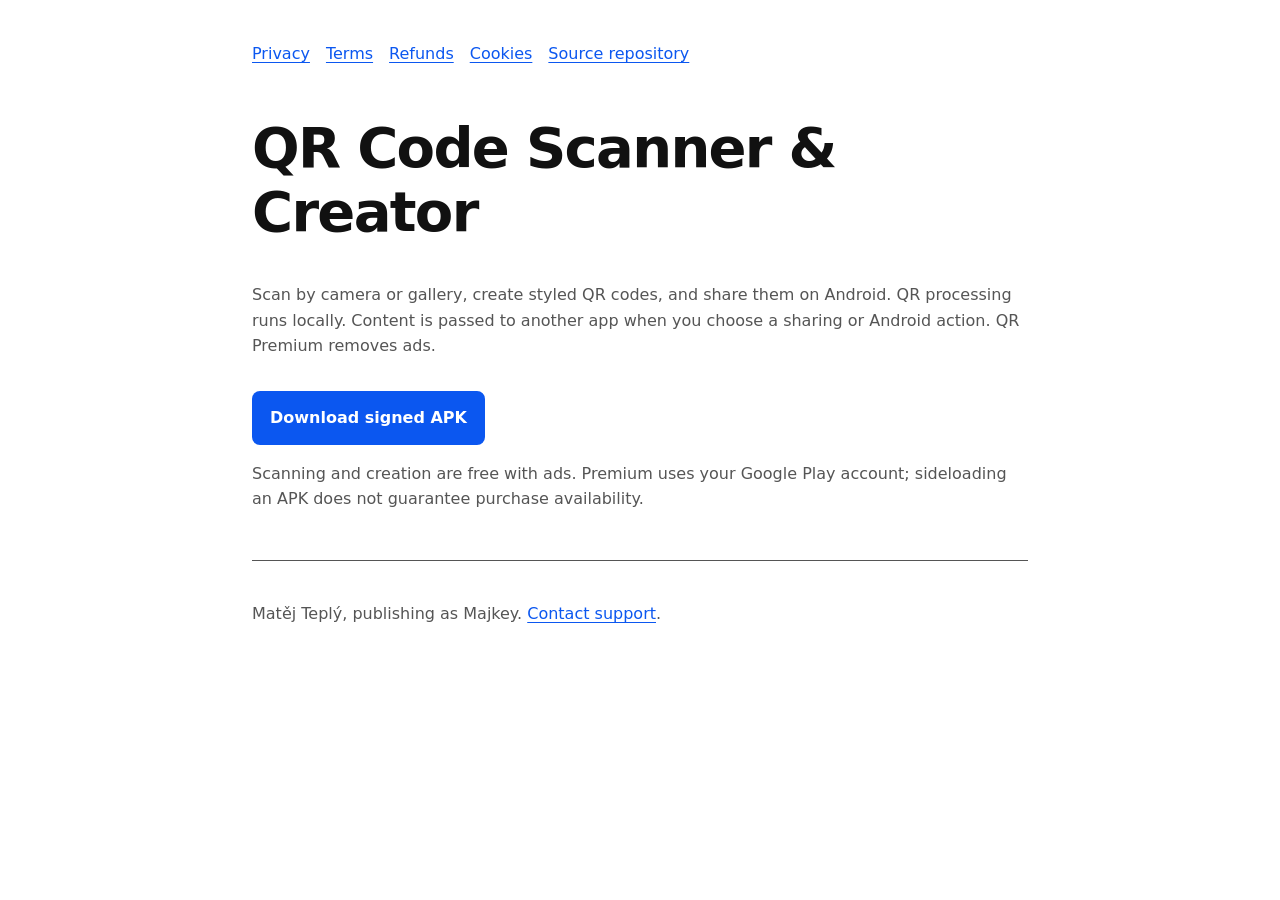
<file: docs/index.html>
<!doctype html>
<html lang="en">
<head>
  <meta charset="utf-8">
  <meta name="viewport" content="width=device-width,initial-scale=1">
  <meta name="description" content="QR scanning and creation for Android 10 and newer.">
  <title>QR Code Scanner &amp; Creator</title>
  <link rel="stylesheet" href="site.css">
</head>
<body>
  <a class="skip-link" href="#main">Skip to content</a>
  <header>
    <nav class="nav" aria-label="Primary navigation">
      <a href="privacy.html">Privacy</a>
      <a href="terms.html">Terms</a>
      <a href="refunds.html">Refunds</a>
      <a href="cookies.html">Cookies</a>
      <a href="https://github.com/Majkey25/QR-Code-Scanner-Creator">Source repository</a>
    </nav>
  </header>
  <main id="main" tabindex="-1">
    <h1>QR Code Scanner &amp; Creator</h1>
    <p>Scan by camera or gallery, create styled QR codes, and share them on Android. QR processing runs locally. Content is passed to another app when you choose a sharing or Android action. QR Premium removes ads.</p>
    <a class="button" href="https://github.com/Majkey25/QR-Code-Scanner-Creator/releases/latest">Download signed APK</a>
    <p>Scanning and creation are free with ads. Premium uses your Google Play account; sideloading an APK does not guarantee purchase availability.</p>
  </main>
  <footer class="site-footer">
    <p>Matěj Teplý, publishing as Majkey. <a href="mailto:majkeylab@gmail.com">Contact support</a>.</p>
  </footer>
</body>
</html>
</file>
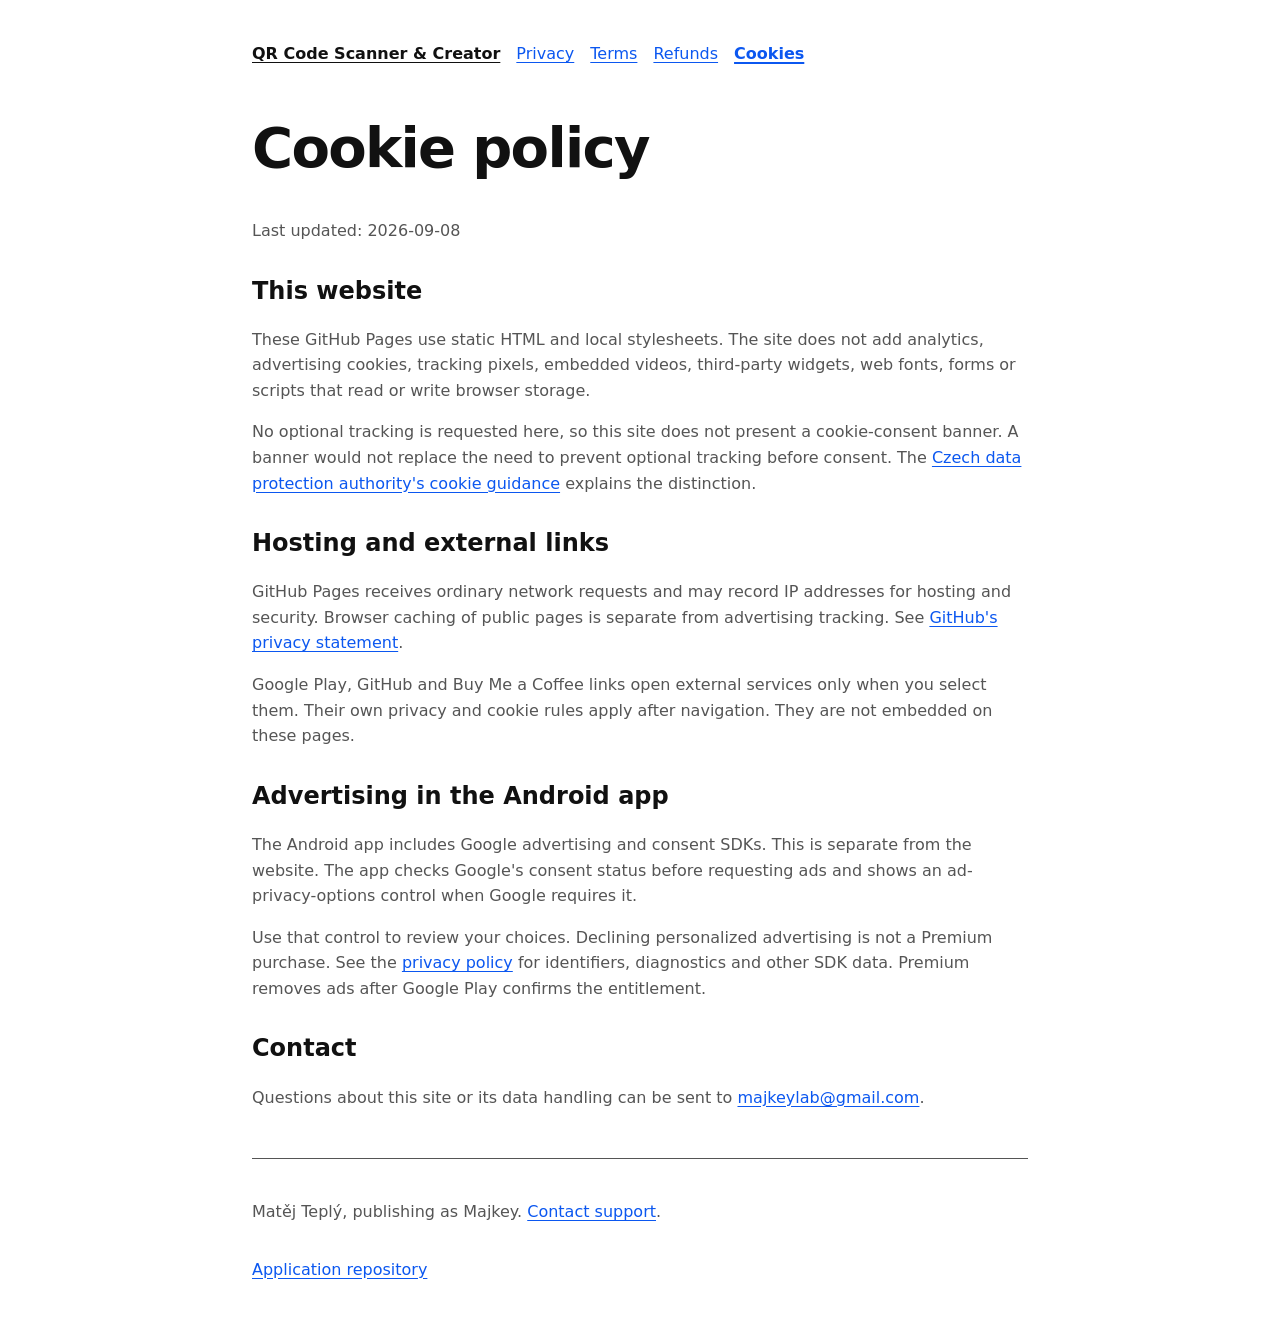
<file: docs/cookies.html>
<!doctype html>
<html lang="en">
<head>
  <meta charset="utf-8">
  <meta name="viewport" content="width=device-width, initial-scale=1">
  <meta name="description" content="Cookie policy for QR Code Scanner &amp; Creator.">
  <title>Cookie policy | QR Code Scanner &amp; Creator</title>
  <link rel="stylesheet" href="site.css">
</head>
<body>
  <a class="skip-link" href="#main">Skip to content</a>
  <header class="site-header">
    <nav class="nav" aria-label="Primary navigation">
      <a class="brand" href="index.html">QR Code Scanner &amp; Creator</a>
      <div class="nav-links">
        <a href="privacy.html">Privacy</a>
        <a href="terms.html">Terms</a>
        <a href="refunds.html">Refunds</a>
        <a href="cookies.html" aria-current="page">Cookies</a>
      </div>
    </nav>
  </header>
  <main id="main" class="policy" tabindex="-1">
    <h1>Cookie policy</h1>
    <p class="updated">Last updated: 2026-09-08</p>
    <h2>This website</h2>
    <p>These GitHub Pages use static HTML and local stylesheets. The site does not add analytics, advertising cookies, tracking pixels, embedded videos, third-party widgets, web fonts, forms or scripts that read or write browser storage.</p>
    <p>No optional tracking is requested here, so this site does not present a cookie-consent banner. A banner would not replace the need to prevent optional tracking before consent. The <a href="https://uoou.gov.cz/verejnost/qa-otazky-a-odpovedi/cookies">Czech data protection authority's cookie guidance</a> explains the distinction.</p>
    <h2>Hosting and external links</h2>
    <p>GitHub Pages receives ordinary network requests and may record IP addresses for hosting and security. Browser caching of public pages is separate from advertising tracking. See <a href="https://docs.github.com/en/site-policy/privacy-policies/github-general-privacy-statement">GitHub's privacy statement</a>.</p>
    <p>Google Play, GitHub and Buy Me a Coffee links open external services only when you select them. Their own privacy and cookie rules apply after navigation. They are not embedded on these pages.</p>
    <h2>Advertising in the Android app</h2>
    <p>The Android app includes Google advertising and consent SDKs. This is separate from the website. The app checks Google's consent status before requesting ads and shows an ad-privacy-options control when Google requires it.</p>
    <p>Use that control to review your choices. Declining personalized advertising is not a Premium purchase. See the <a href="privacy.html">privacy policy</a> for identifiers, diagnostics and other SDK data. Premium removes ads after Google Play confirms the entitlement.</p>
    <h2>Contact</h2>
    <p>Questions about this site or its data handling can be sent to <a href="mailto:majkeylab@gmail.com">majkeylab@gmail.com</a>.</p>
  </main>
  <footer class="site-footer">
    <div class="container footer-inner">
      <p>Matěj Teplý, publishing as Majkey. <a href="mailto:majkeylab@gmail.com">Contact support</a>.</p>
      <a href="https://github.com/Majkey25/QR-Code-Scanner-Creator">Application repository</a>
    </div>
  </footer>
</body>
</html>
</file>
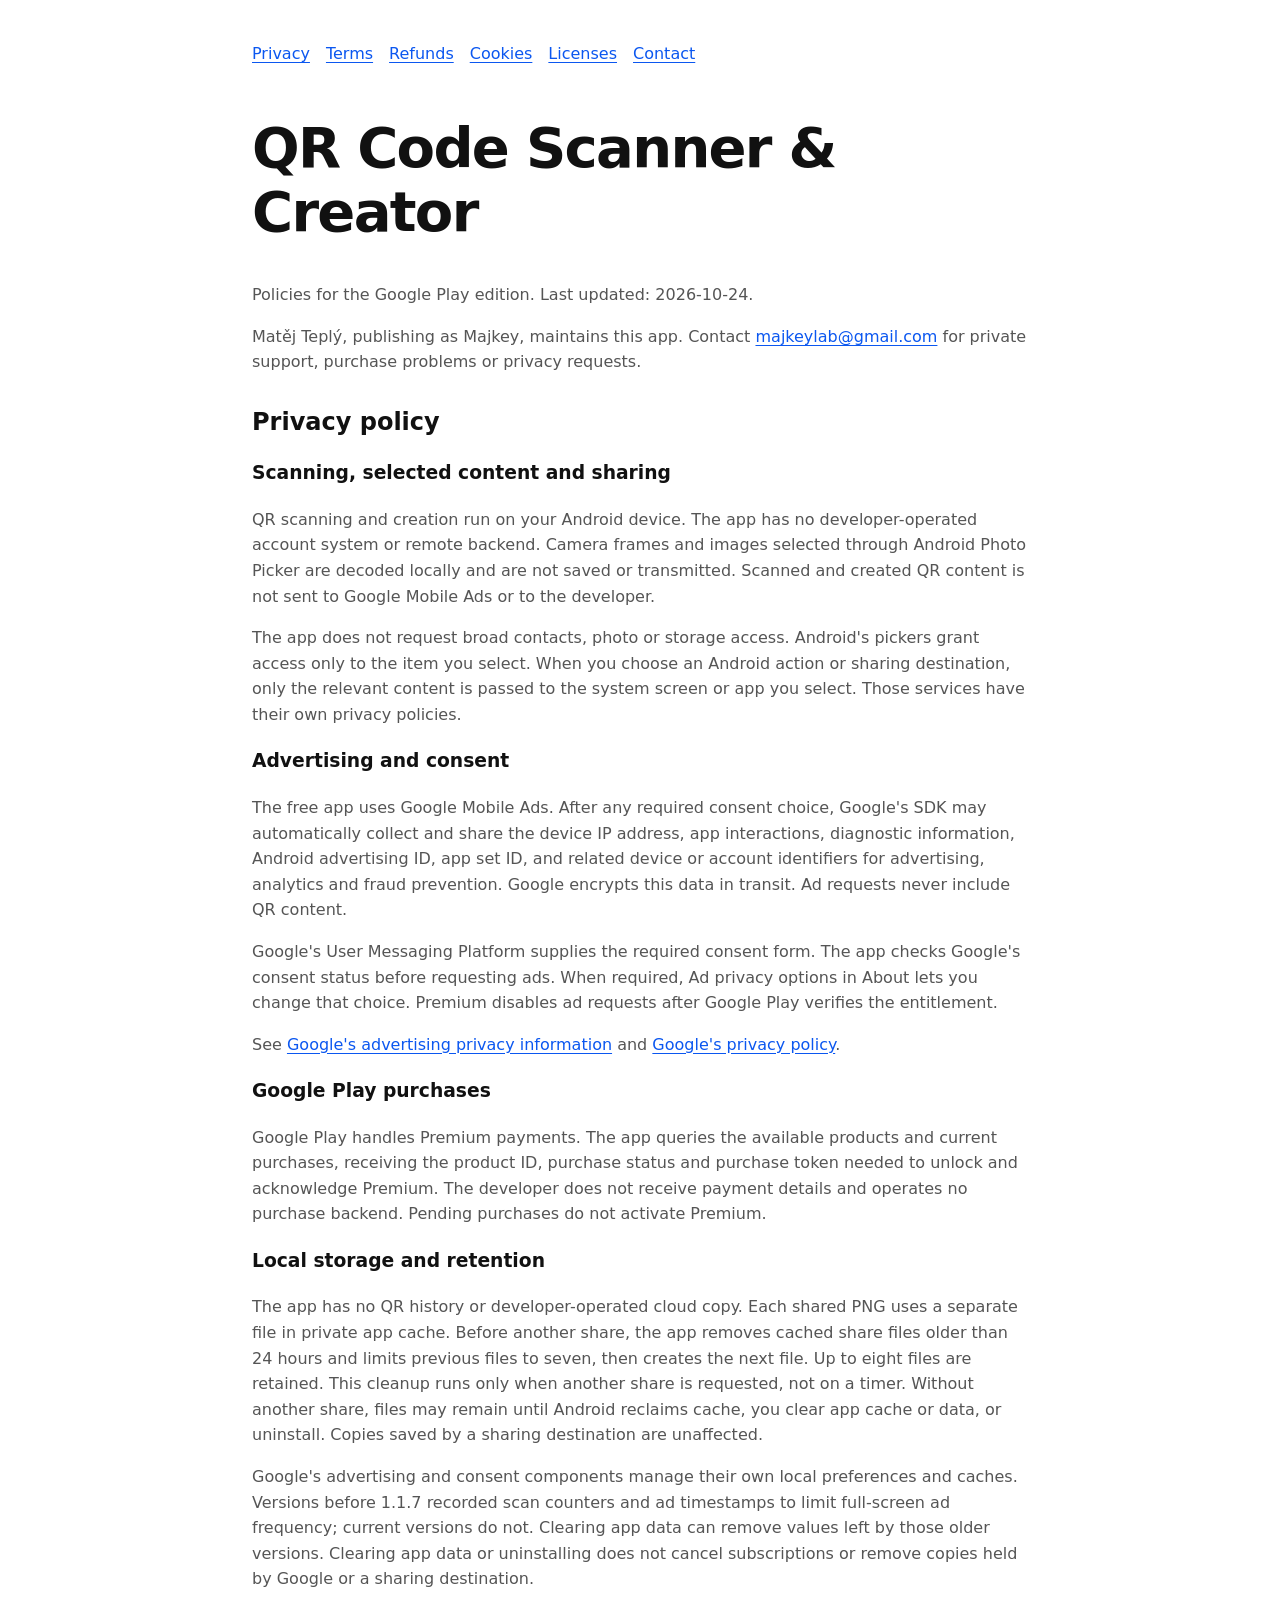
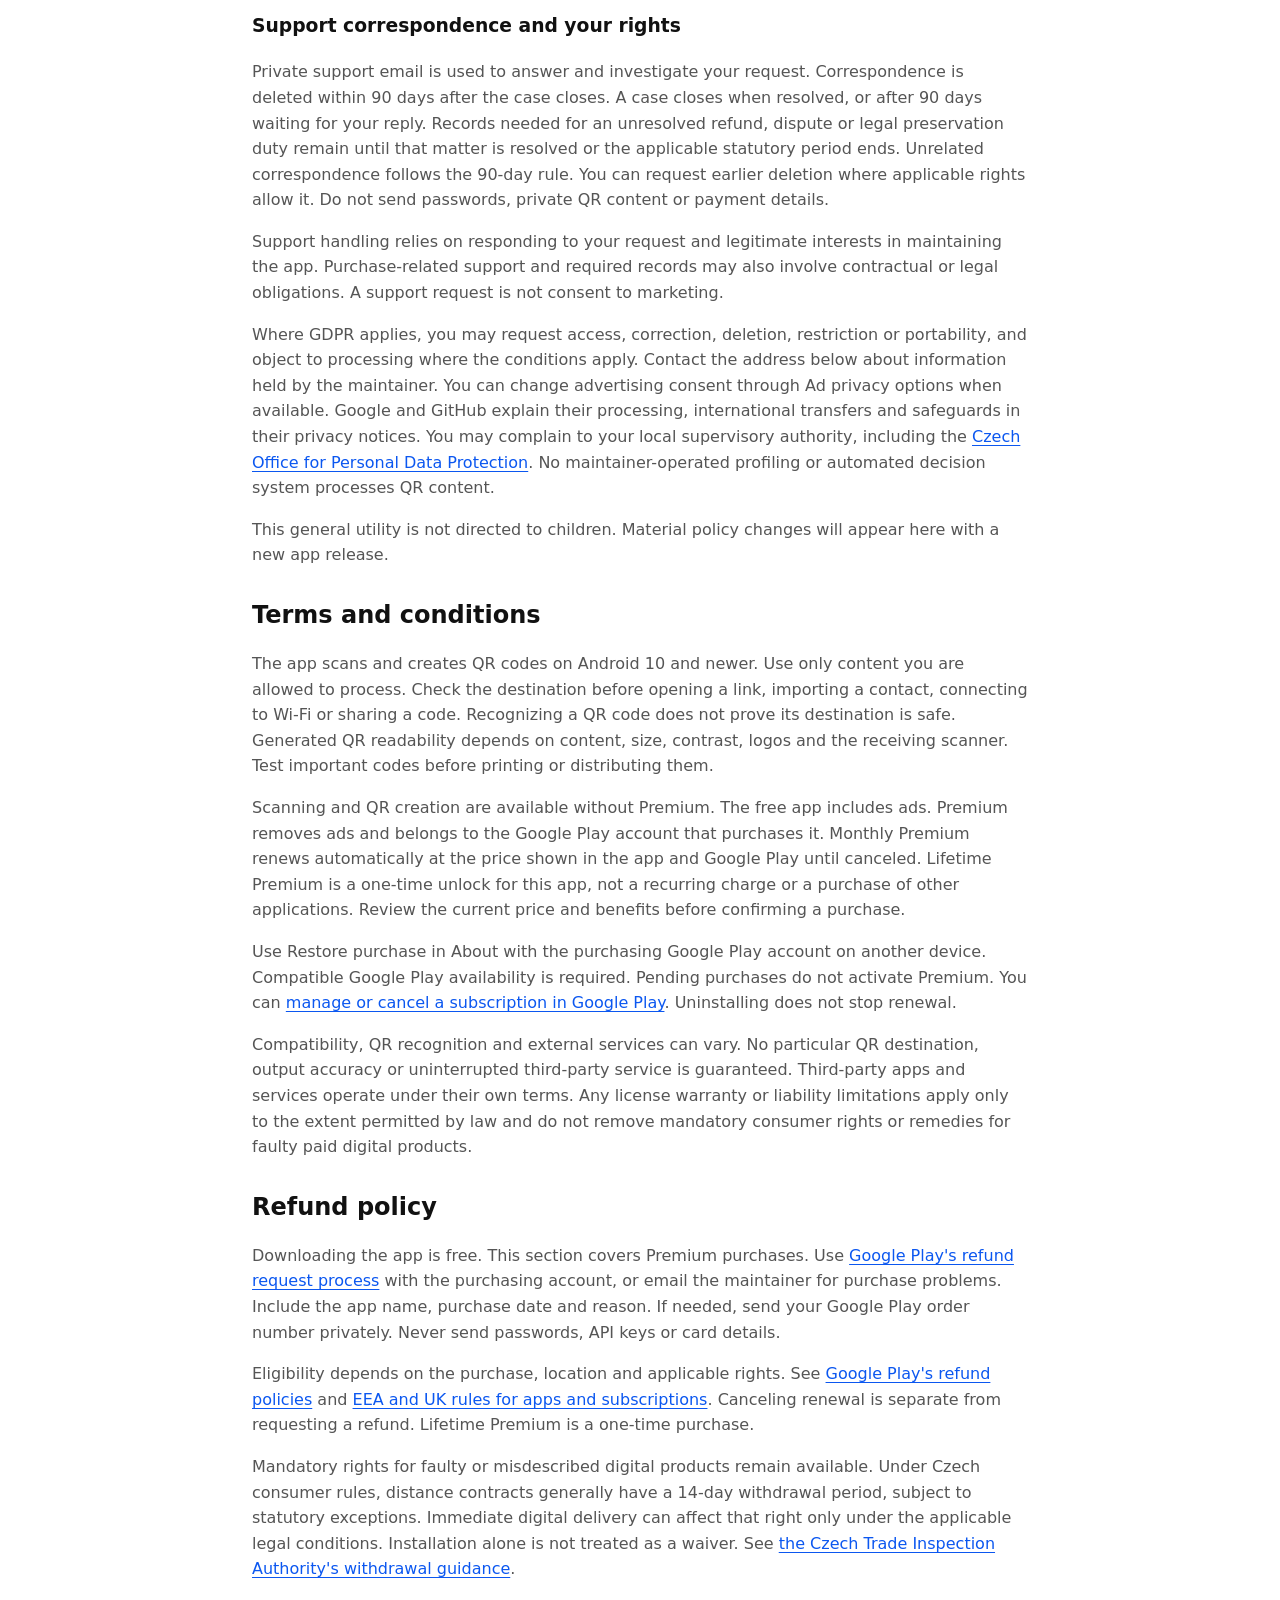
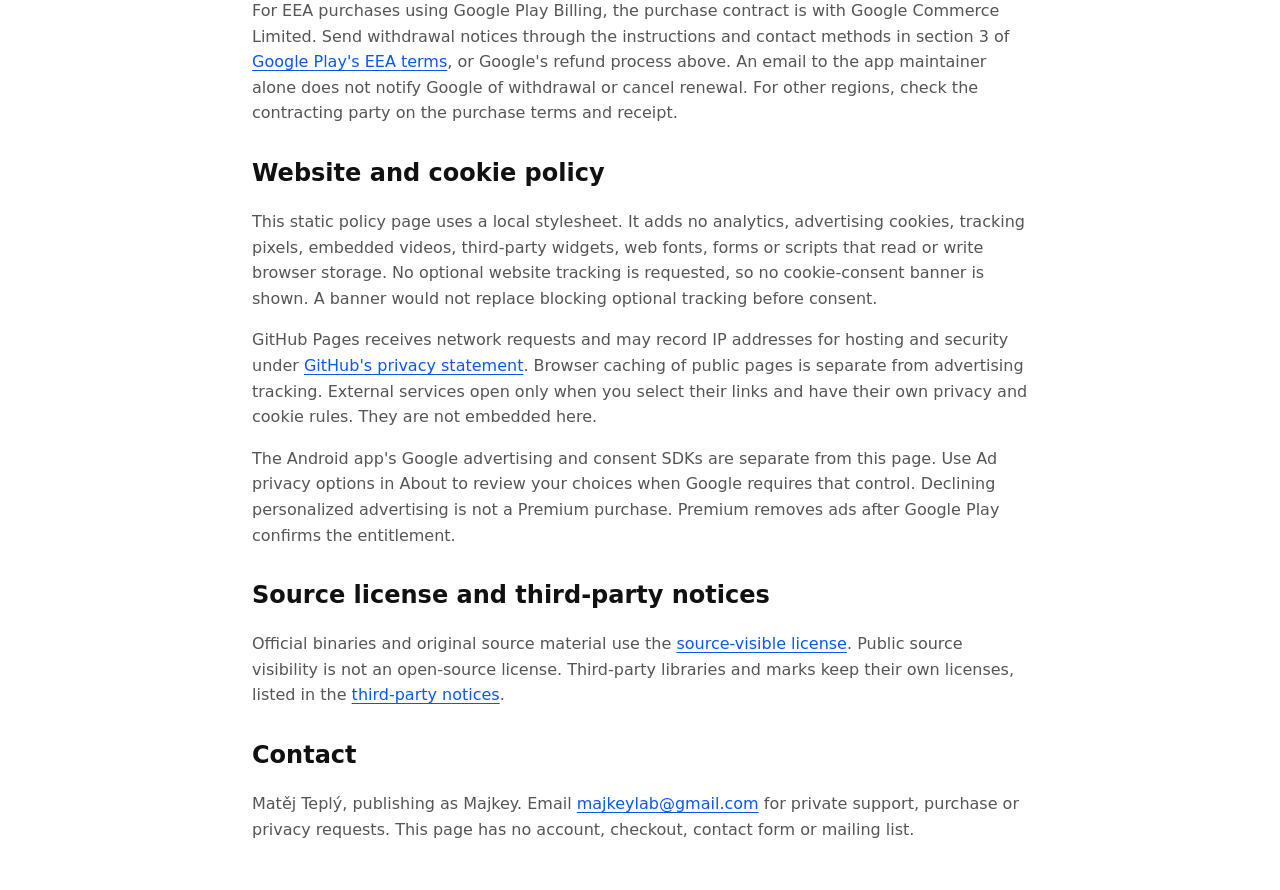
<file: docs/play.html>
<!doctype html>
<html lang="en">
<head>
  <meta charset="utf-8">
  <meta name="viewport" content="width=device-width,initial-scale=1">
  <meta name="description" content="Privacy, terms, refunds and cookies for the Google Play edition of QR Code Scanner &amp; Creator.">
  <title>Google Play policies | QR Code Scanner &amp; Creator</title>
  <link rel="stylesheet" href="site.css">
</head>
<body>
  <a class="skip-link" href="#main">Skip to content</a>
  <nav class="nav" aria-label="Policy sections">
    <a href="#privacy">Privacy</a>
    <a href="#terms">Terms</a>
    <a href="#refunds">Refunds</a>
    <a href="#cookies">Cookies</a>
    <a href="#notices">Licenses</a>
    <a href="#contact">Contact</a>
  </nav>
  <main id="main" tabindex="-1">
    <h1>QR Code Scanner &amp; Creator</h1>
    <p>Policies for the Google Play edition. Last updated: 2026-10-24.</p>
    <p>Matěj Teplý, publishing as Majkey, maintains this app. Contact <a href="mailto:majkeylab@gmail.com">majkeylab@gmail.com</a> for private support, purchase problems or privacy requests.</p>

    <section id="privacy" aria-labelledby="privacy-title">
      <h2 id="privacy-title">Privacy policy</h2>
      <h3>Scanning, selected content and sharing</h3>
      <p>QR scanning and creation run on your Android device. The app has no developer-operated account system or remote backend. Camera frames and images selected through Android Photo Picker are decoded locally and are not saved or transmitted. Scanned and created QR content is not sent to Google Mobile Ads or to the developer.</p>
      <p>The app does not request broad contacts, photo or storage access. Android's pickers grant access only to the item you select. When you choose an Android action or sharing destination, only the relevant content is passed to the system screen or app you select. Those services have their own privacy policies.</p>
      <h3>Advertising and consent</h3>
      <p>The free app uses Google Mobile Ads. After any required consent choice, Google's SDK may automatically collect and share the device IP address, app interactions, diagnostic information, Android advertising ID, app set ID, and related device or account identifiers for advertising, analytics and fraud prevention. Google encrypts this data in transit. Ad requests never include QR content.</p>
      <p>Google's User Messaging Platform supplies the required consent form. The app checks Google's consent status before requesting ads. When required, Ad privacy options in About lets you change that choice. Premium disables ad requests after Google Play verifies the entitlement.</p>
      <p>See <a href="https://policies.google.com/technologies/ads">Google's advertising privacy information</a> and <a href="https://policies.google.com/privacy">Google's privacy policy</a>.</p>
      <h3>Google Play purchases</h3>
      <p>Google Play handles Premium payments. The app queries the available products and current purchases, receiving the product ID, purchase status and purchase token needed to unlock and acknowledge Premium. The developer does not receive payment details and operates no purchase backend. Pending purchases do not activate Premium.</p>
      <h3>Local storage and retention</h3>
      <p>The app has no QR history or developer-operated cloud copy. Each shared PNG uses a separate file in private app cache. Before another share, the app removes cached share files older than 24 hours and limits previous files to seven, then creates the next file. Up to eight files are retained. This cleanup runs only when another share is requested, not on a timer. Without another share, files may remain until Android reclaims cache, you clear app cache or data, or uninstall. Copies saved by a sharing destination are unaffected.</p>
      <p>Google's advertising and consent components manage their own local preferences and caches. Versions before 1.1.7 recorded scan counters and ad timestamps to limit full-screen ad frequency; current versions do not. Clearing app data can remove values left by those older versions. Clearing app data or uninstalling does not cancel subscriptions or remove copies held by Google or a sharing destination.</p>
      <h3>Support correspondence and your rights</h3>
      <p>Private support email is used to answer and investigate your request. Correspondence is deleted within 90 days after the case closes. A case closes when resolved, or after 90 days waiting for your reply. Records needed for an unresolved refund, dispute or legal preservation duty remain until that matter is resolved or the applicable statutory period ends. Unrelated correspondence follows the 90-day rule. You can request earlier deletion where applicable rights allow it. Do not send passwords, private QR content or payment details.</p>
      <p>Support handling relies on responding to your request and legitimate interests in maintaining the app. Purchase-related support and required records may also involve contractual or legal obligations. A support request is not consent to marketing.</p>
      <p>Where GDPR applies, you may request access, correction, deletion, restriction or portability, and object to processing where the conditions apply. Contact the address below about information held by the maintainer. You can change advertising consent through Ad privacy options when available. Google and GitHub explain their processing, international transfers and safeguards in their privacy notices. You may complain to your local supervisory authority, including the <a href="https://uoou.gov.cz/">Czech Office for Personal Data Protection</a>. No maintainer-operated profiling or automated decision system processes QR content.</p>
      <p>This general utility is not directed to children. Material policy changes will appear here with a new app release.</p>
    </section>

    <section id="terms" aria-labelledby="terms-title">
      <h2 id="terms-title">Terms and conditions</h2>
      <p>The app scans and creates QR codes on Android 10 and newer. Use only content you are allowed to process. Check the destination before opening a link, importing a contact, connecting to Wi-Fi or sharing a code. Recognizing a QR code does not prove its destination is safe. Generated QR readability depends on content, size, contrast, logos and the receiving scanner. Test important codes before printing or distributing them.</p>
      <p>Scanning and QR creation are available without Premium. The free app includes ads. Premium removes ads and belongs to the Google Play account that purchases it. Monthly Premium renews automatically at the price shown in the app and Google Play until canceled. Lifetime Premium is a one-time unlock for this app, not a recurring charge or a purchase of other applications. Review the current price and benefits before confirming a purchase.</p>
      <p>Use Restore purchase in About with the purchasing Google Play account on another device. Compatible Google Play availability is required. Pending purchases do not activate Premium. You can <a href="https://play.google.com/store/account/subscriptions">manage or cancel a subscription in Google Play</a>. Uninstalling does not stop renewal.</p>
      <p>Compatibility, QR recognition and external services can vary. No particular QR destination, output accuracy or uninterrupted third-party service is guaranteed. Third-party apps and services operate under their own terms. Any license warranty or liability limitations apply only to the extent permitted by law and do not remove mandatory consumer rights or remedies for faulty paid digital products.</p>
    </section>

    <section id="refunds" aria-labelledby="refunds-title">
      <h2 id="refunds-title">Refund policy</h2>
      <p>Downloading the app is free. This section covers Premium purchases. Use <a href="https://support.google.com/googleplay/answer/15574897">Google Play's refund request process</a> with the purchasing account, or email the maintainer for purchase problems. Include the app name, purchase date and reason. If needed, send your Google Play order number privately. Never send passwords, API keys or card details.</p>
      <p>Eligibility depends on the purchase, location and applicable rights. See <a href="https://support.google.com/googleplay/answer/2479637?hl=en">Google Play's refund policies</a> and <a href="https://support.google.com/googleplay/answer/15576634">EEA and UK rules for apps and subscriptions</a>. Canceling renewal is separate from requesting a refund. Lifetime Premium is a one-time purchase.</p>
      <p>Mandatory rights for faulty or misdescribed digital products remain available. Under Czech consumer rules, distance contracts generally have a 14-day withdrawal period, subject to statutory exceptions. Immediate digital delivery can affect that right only under the applicable legal conditions. Installation alone is not treated as a waiver. See <a href="https://coi.gov.cz/faq/3-odstoupeni-od-smlouvy-ve-lhute-14-dnu/">the Czech Trade Inspection Authority's withdrawal guidance</a>.</p>
      <p>For EEA purchases using Google Play Billing, the purchase contract is with Google Commerce Limited. Send withdrawal notices through the instructions and contact methods in section 3 of <a href="https://play.google.com/about/play-terms/eea/index.html">Google Play's EEA terms</a>, or Google's refund process above. An email to the app maintainer alone does not notify Google of withdrawal or cancel renewal. For other regions, check the contracting party on the purchase terms and receipt.</p>
    </section>

    <section id="cookies" aria-labelledby="cookies-title">
      <h2 id="cookies-title">Website and cookie policy</h2>
      <p>This static policy page uses a local stylesheet. It adds no analytics, advertising cookies, tracking pixels, embedded videos, third-party widgets, web fonts, forms or scripts that read or write browser storage. No optional website tracking is requested, so no cookie-consent banner is shown. A banner would not replace blocking optional tracking before consent.</p>
      <p>GitHub Pages receives network requests and may record IP addresses for hosting and security under <a href="https://docs.github.com/en/site-policy/privacy-policies/github-general-privacy-statement">GitHub's privacy statement</a>. Browser caching of public pages is separate from advertising tracking. External services open only when you select their links and have their own privacy and cookie rules. They are not embedded here.</p>
      <p>The Android app's Google advertising and consent SDKs are separate from this page. Use Ad privacy options in About to review your choices when Google requires that control. Declining personalized advertising is not a Premium purchase. Premium removes ads after Google Play confirms the entitlement.</p>
    </section>

    <section id="notices" aria-labelledby="notices-title">
      <h2 id="notices-title">Source license and third-party notices</h2>
      <p>Official binaries and original source material use the <a href="https://github.com/Majkey25/QR-Code-Scanner-Creator/blob/main/LICENSE">source-visible license</a>. Public source visibility is not an open-source license. Third-party libraries and marks keep their own licenses, listed in the <a href="https://github.com/Majkey25/QR-Code-Scanner-Creator/blob/main/THIRD_PARTY_NOTICES.md">third-party notices</a>.</p>
    </section>

    <section id="contact" aria-labelledby="contact-title">
      <h2 id="contact-title">Contact</h2>
      <p>Matěj Teplý, publishing as Majkey. Email <a href="mailto:majkeylab@gmail.com">majkeylab@gmail.com</a> for private support, purchase or privacy requests. This page has no account, checkout, contact form or mailing list.</p>
    </section>
  </main>
</body>
</html>
</file>
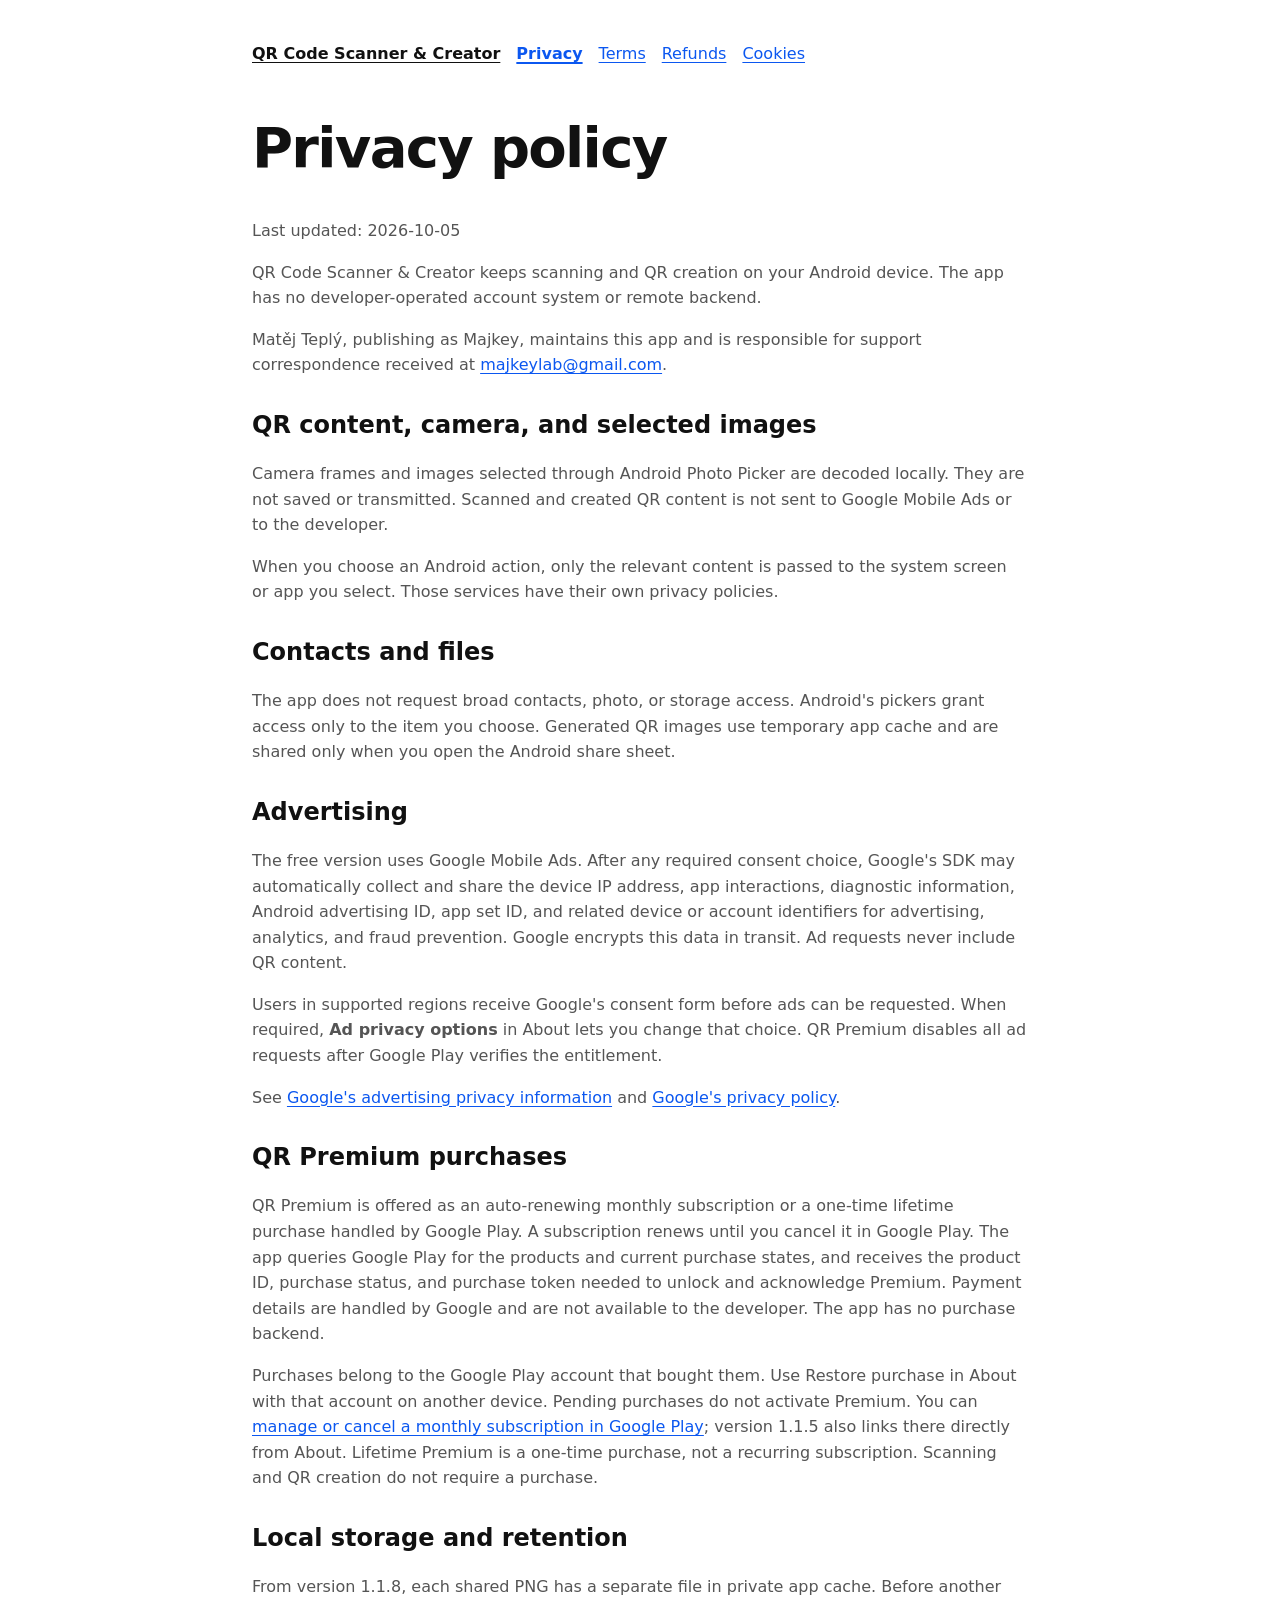
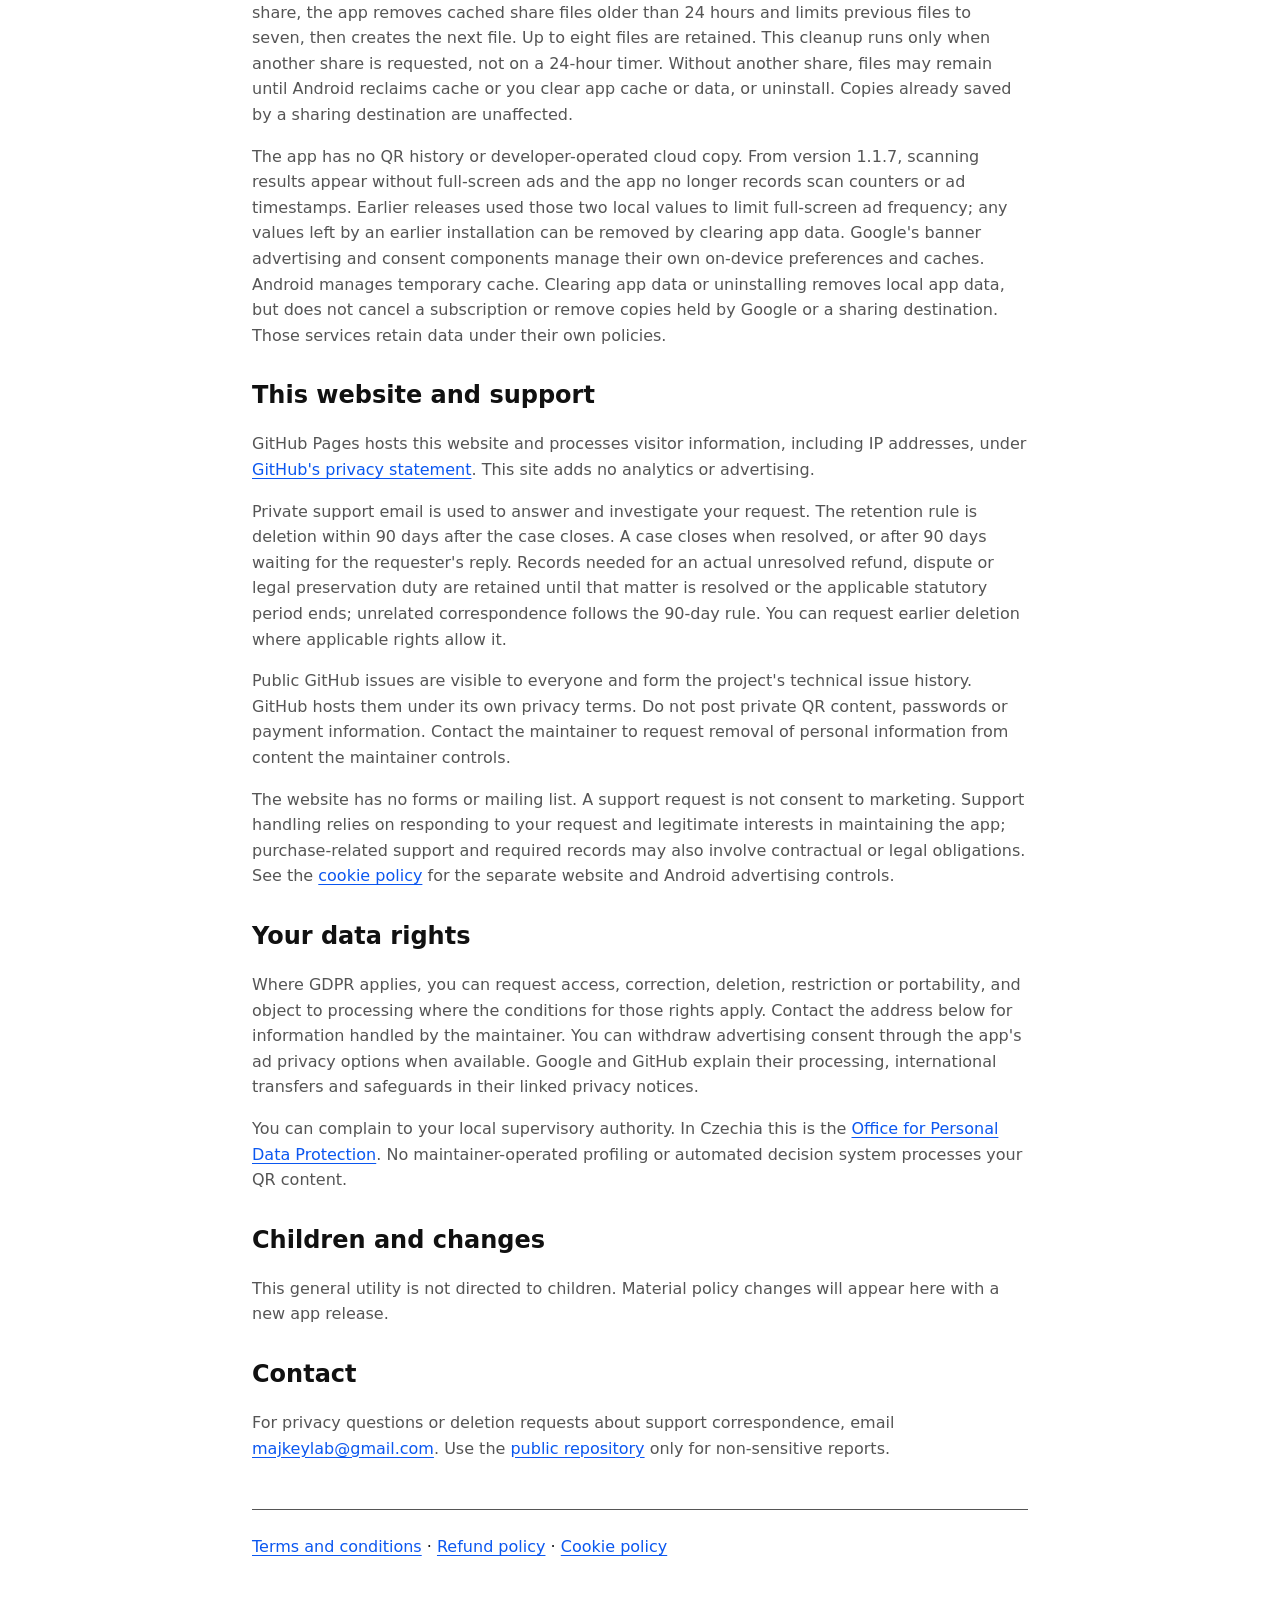
<file: docs/privacy.html>
<!doctype html>
<html lang="en">
<head>
  <meta charset="utf-8">
  <meta name="viewport" content="width=device-width,initial-scale=1">
  <meta name="description" content="Privacy policy for QR Code Scanner &amp; Creator.">
  <title>Privacy policy · QR Code Scanner &amp; Creator</title>
  <link rel="stylesheet" href="site.css">
</head>
<body>
  <a class="skip-link" href="#main">Skip to content</a>
  <header>
    <nav class="nav" aria-label="Primary navigation">
      <a class="brand" href="index.html">QR Code Scanner &amp; Creator</a>
      <a href="privacy.html" aria-current="page">Privacy</a>
      <a href="terms.html">Terms</a>
      <a href="refunds.html">Refunds</a>
      <a href="cookies.html">Cookies</a>
    </nav>
  </header>
  <main id="main" tabindex="-1">
    <h1>Privacy policy</h1>
    <p class="updated">Last updated: 2026-10-05</p>
    <p>QR Code Scanner &amp; Creator keeps scanning and QR creation on your Android device. The app has no developer-operated account system or remote backend.</p>
    <p>Matěj Teplý, publishing as Majkey, maintains this app and is responsible for support correspondence received at <a href="mailto:majkeylab@gmail.com">majkeylab@gmail.com</a>.</p>

    <h2>QR content, camera, and selected images</h2>
    <p>Camera frames and images selected through Android Photo Picker are decoded locally. They are not saved or transmitted. Scanned and created QR content is not sent to Google Mobile Ads or to the developer.</p>
    <p>When you choose an Android action, only the relevant content is passed to the system screen or app you select. Those services have their own privacy policies.</p>

    <h2>Contacts and files</h2>
    <p>The app does not request broad contacts, photo, or storage access. Android's pickers grant access only to the item you choose. Generated QR images use temporary app cache and are shared only when you open the Android share sheet.</p>

    <h2>Advertising</h2>
    <p>The free version uses Google Mobile Ads. After any required consent choice, Google's SDK may automatically collect and share the device IP address, app interactions, diagnostic information, Android advertising ID, app set ID, and related device or account identifiers for advertising, analytics, and fraud prevention. Google encrypts this data in transit. Ad requests never include QR content.</p>
    <p>Users in supported regions receive Google's consent form before ads can be requested. When required, <strong>Ad privacy options</strong> in About lets you change that choice. QR Premium disables all ad requests after Google Play verifies the entitlement.</p>
    <p>See <a href="https://policies.google.com/technologies/ads">Google's advertising privacy information</a> and <a href="https://policies.google.com/privacy">Google's privacy policy</a>.</p>

    <h2>QR Premium purchases</h2>
    <p>QR Premium is offered as an auto-renewing monthly subscription or a one-time lifetime purchase handled by Google Play. A subscription renews until you cancel it in Google Play. The app queries Google Play for the products and current purchase states, and receives the product ID, purchase status, and purchase token needed to unlock and acknowledge Premium. Payment details are handled by Google and are not available to the developer. The app has no purchase backend.</p>
    <p>Purchases belong to the Google Play account that bought them. Use Restore purchase in About with that account on another device. Pending purchases do not activate Premium. You can <a href="https://play.google.com/store/account/subscriptions">manage or cancel a monthly subscription in Google Play</a>; version 1.1.5 also links there directly from About. Lifetime Premium is a one-time purchase, not a recurring subscription. Scanning and QR creation do not require a purchase.</p>

    <h2>Local storage and retention</h2>
    <p>From version 1.1.8, each shared PNG has a separate file in private app cache. Before another share, the app removes cached share files older than 24 hours and limits previous files to seven, then creates the next file. Up to eight files are retained. This cleanup runs only when another share is requested, not on a 24-hour timer. Without another share, files may remain until Android reclaims cache or you clear app cache or data, or uninstall. Copies already saved by a sharing destination are unaffected.</p>
    <p>The app has no QR history or developer-operated cloud copy. From version 1.1.7, scanning results appear without full-screen ads and the app no longer records scan counters or ad timestamps. Earlier releases used those two local values to limit full-screen ad frequency; any values left by an earlier installation can be removed by clearing app data. Google's banner advertising and consent components manage their own on-device preferences and caches. Android manages temporary cache. Clearing app data or uninstalling removes local app data, but does not cancel a subscription or remove copies held by Google or a sharing destination. Those services retain data under their own policies.</p>

    <h2>This website and support</h2>
    <p>GitHub Pages hosts this website and processes visitor information, including IP addresses, under <a href="https://docs.github.com/en/site-policy/privacy-policies/github-general-privacy-statement">GitHub's privacy statement</a>. This site adds no analytics or advertising.</p>
    <p>Private support email is used to answer and investigate your request. The retention rule is deletion within 90 days after the case closes. A case closes when resolved, or after 90 days waiting for the requester's reply. Records needed for an actual unresolved refund, dispute or legal preservation duty are retained until that matter is resolved or the applicable statutory period ends; unrelated correspondence follows the 90-day rule. You can request earlier deletion where applicable rights allow it.</p>
    <p>Public GitHub issues are visible to everyone and form the project's technical issue history. GitHub hosts them under its own privacy terms. Do not post private QR content, passwords or payment information. Contact the maintainer to request removal of personal information from content the maintainer controls.</p>
    <p>The website has no forms or mailing list. A support request is not consent to marketing. Support handling relies on responding to your request and legitimate interests in maintaining the app; purchase-related support and required records may also involve contractual or legal obligations. See the <a href="cookies.html">cookie policy</a> for the separate website and Android advertising controls.</p>

    <h2>Your data rights</h2>
    <p>Where GDPR applies, you can request access, correction, deletion, restriction or portability, and object to processing where the conditions for those rights apply. Contact the address below for information handled by the maintainer. You can withdraw advertising consent through the app's ad privacy options when available. Google and GitHub explain their processing, international transfers and safeguards in their linked privacy notices.</p>
    <p>You can complain to your local supervisory authority. In Czechia this is the <a href="https://uoou.gov.cz/">Office for Personal Data Protection</a>. No maintainer-operated profiling or automated decision system processes your QR content.</p>

    <h2>Children and changes</h2>
    <p>This general utility is not directed to children. Material policy changes will appear here with a new app release.</p>

    <h2>Contact</h2>
    <p>For privacy questions or deletion requests about support correspondence, email <a href="mailto:majkeylab@gmail.com">majkeylab@gmail.com</a>. Use the <a href="https://github.com/Majkey25/QR-Code-Scanner-Creator/issues">public repository</a> only for non-sensitive reports.</p>
  </main>
  <footer class="site-footer">
    <a href="terms.html">Terms and conditions</a> · <a href="refunds.html">Refund policy</a> · <a href="cookies.html">Cookie policy</a>
  </footer>
</body>
</html>
</file>
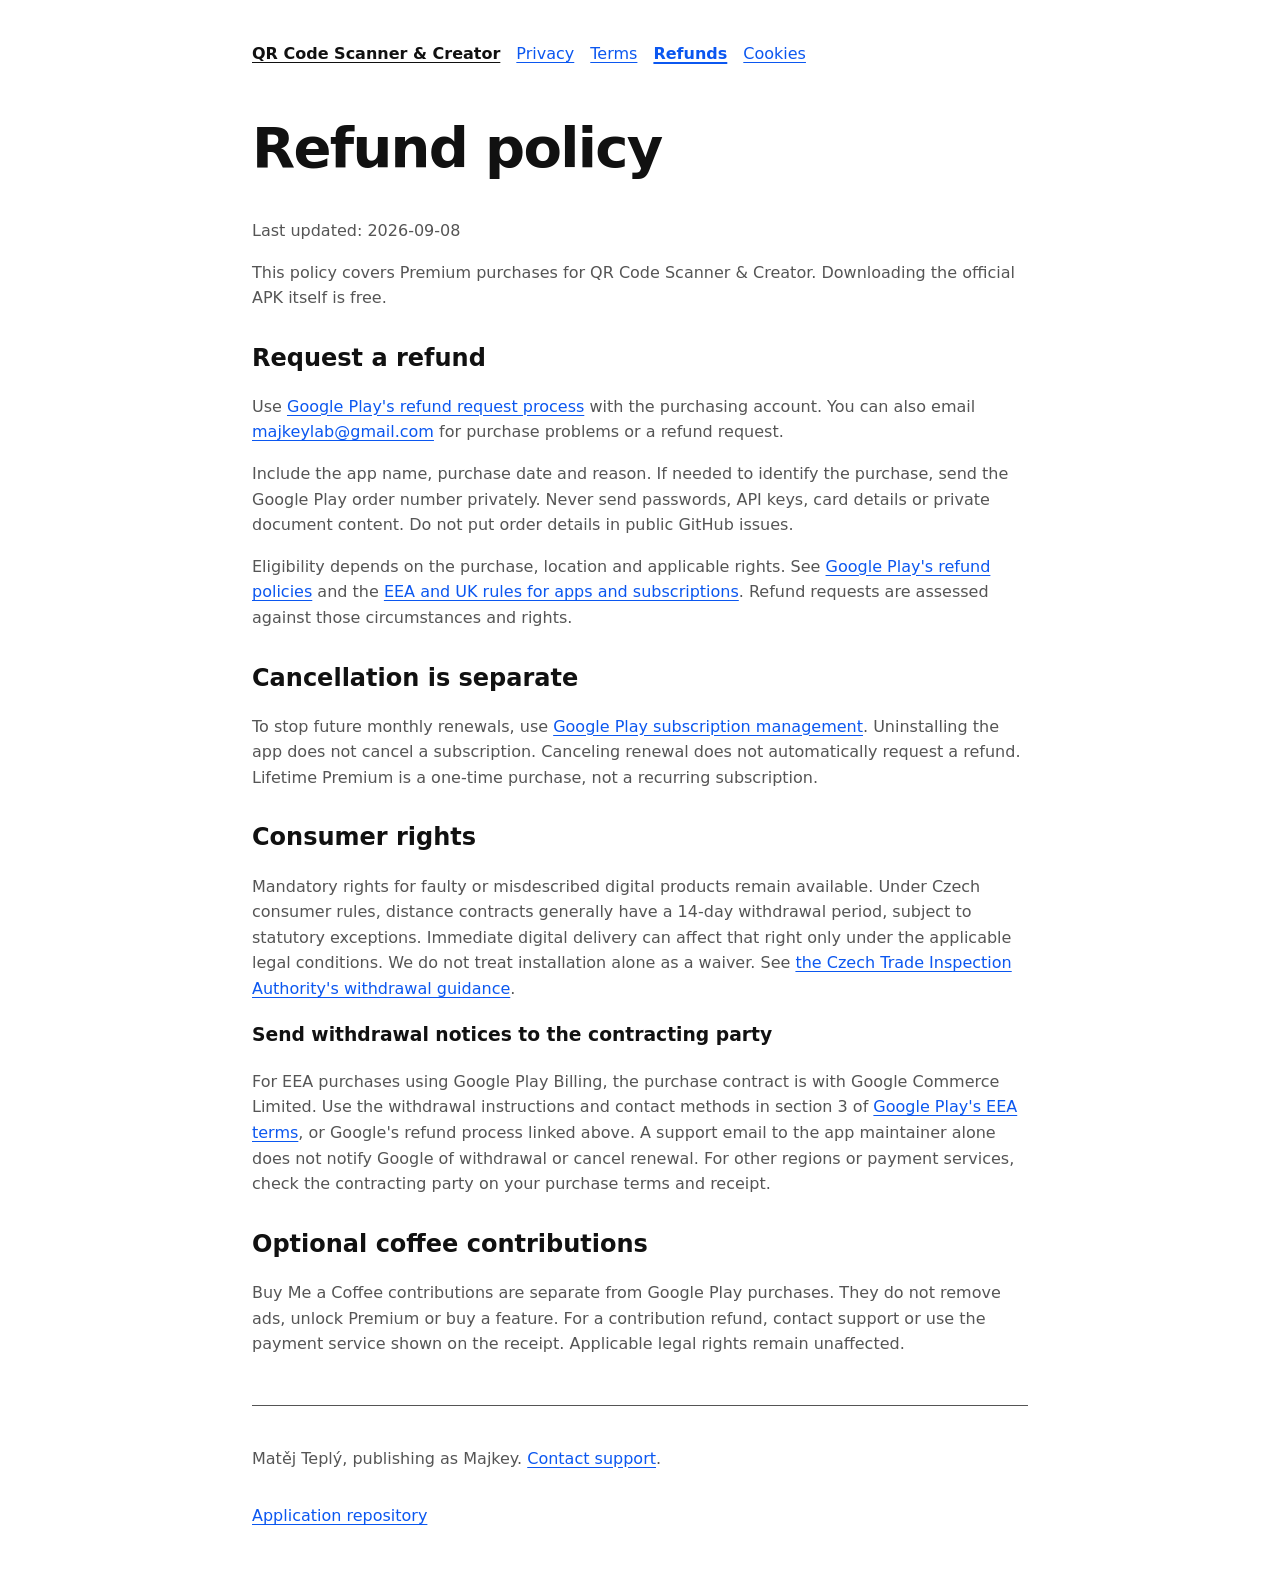
<file: docs/refunds.html>
<!doctype html>
<html lang="en">
<head>
  <meta charset="utf-8">
  <meta name="viewport" content="width=device-width, initial-scale=1">
  <meta name="description" content="Refund policy for QR Code Scanner &amp; Creator.">
  <title>Refund policy | QR Code Scanner &amp; Creator</title>
  <link rel="stylesheet" href="site.css">
</head>
<body>
  <a class="skip-link" href="#main">Skip to content</a>
  <header class="site-header">
    <nav class="nav" aria-label="Primary navigation">
      <a class="brand" href="index.html">QR Code Scanner &amp; Creator</a>
      <div class="nav-links">
        <a href="privacy.html">Privacy</a>
        <a href="terms.html">Terms</a>
        <a href="refunds.html" aria-current="page">Refunds</a>
        <a href="cookies.html">Cookies</a>
      </div>
    </nav>
  </header>
  <main id="main" class="policy" tabindex="-1">
    <h1>Refund policy</h1>
    <p class="updated">Last updated: 2026-09-08</p>
    <p>This policy covers Premium purchases for QR Code Scanner &amp; Creator. Downloading the official APK itself is free.</p>
    <h2>Request a refund</h2>
    <p>Use <a href="https://support.google.com/googleplay/answer/15574897">Google Play's refund request process</a> with the purchasing account. You can also email <a href="mailto:majkeylab@gmail.com">majkeylab@gmail.com</a> for purchase problems or a refund request.</p>
    <p>Include the app name, purchase date and reason. If needed to identify the purchase, send the Google Play order number privately. Never send passwords, API keys, card details or private document content. Do not put order details in public GitHub issues.</p>
    <p>Eligibility depends on the purchase, location and applicable rights. See <a href="https://support.google.com/googleplay/answer/2479637?hl=en">Google Play's refund policies</a> and the <a href="https://support.google.com/googleplay/answer/15576634">EEA and UK rules for apps and subscriptions</a>. Refund requests are assessed against those circumstances and rights.</p>
    <h2>Cancellation is separate</h2>
    <p>To stop future monthly renewals, use <a href="https://play.google.com/store/account/subscriptions">Google Play subscription management</a>. Uninstalling the app does not cancel a subscription. Canceling renewal does not automatically request a refund. Lifetime Premium is a one-time purchase, not a recurring subscription.</p>
    <h2>Consumer rights</h2>
    <p>Mandatory rights for faulty or misdescribed digital products remain available. Under Czech consumer rules, distance contracts generally have a 14-day withdrawal period, subject to statutory exceptions. Immediate digital delivery can affect that right only under the applicable legal conditions. We do not treat installation alone as a waiver. See <a href="https://coi.gov.cz/faq/3-odstoupeni-od-smlouvy-ve-lhute-14-dnu/">the Czech Trade Inspection Authority's withdrawal guidance</a>.</p>
    <h3>Send withdrawal notices to the contracting party</h3>
    <p>For EEA purchases using Google Play Billing, the purchase contract is with Google Commerce Limited. Use the withdrawal instructions and contact methods in section 3 of <a href="https://play.google.com/about/play-terms/eea/index.html">Google Play's EEA terms</a>, or Google's refund process linked above. A support email to the app maintainer alone does not notify Google of withdrawal or cancel renewal. For other regions or payment services, check the contracting party on your purchase terms and receipt.</p>
    <h2>Optional coffee contributions</h2>
    <p>Buy Me a Coffee contributions are separate from Google Play purchases. They do not remove ads, unlock Premium or buy a feature. For a contribution refund, contact support or use the payment service shown on the receipt. Applicable legal rights remain unaffected.</p>
  </main>
  <footer class="site-footer">
    <div class="container footer-inner">
      <p>Matěj Teplý, publishing as Majkey. <a href="mailto:majkeylab@gmail.com">Contact support</a>.</p>
      <a href="https://github.com/Majkey25/QR-Code-Scanner-Creator">Application repository</a>
    </div>
  </footer>
</body>
</html>
</file>
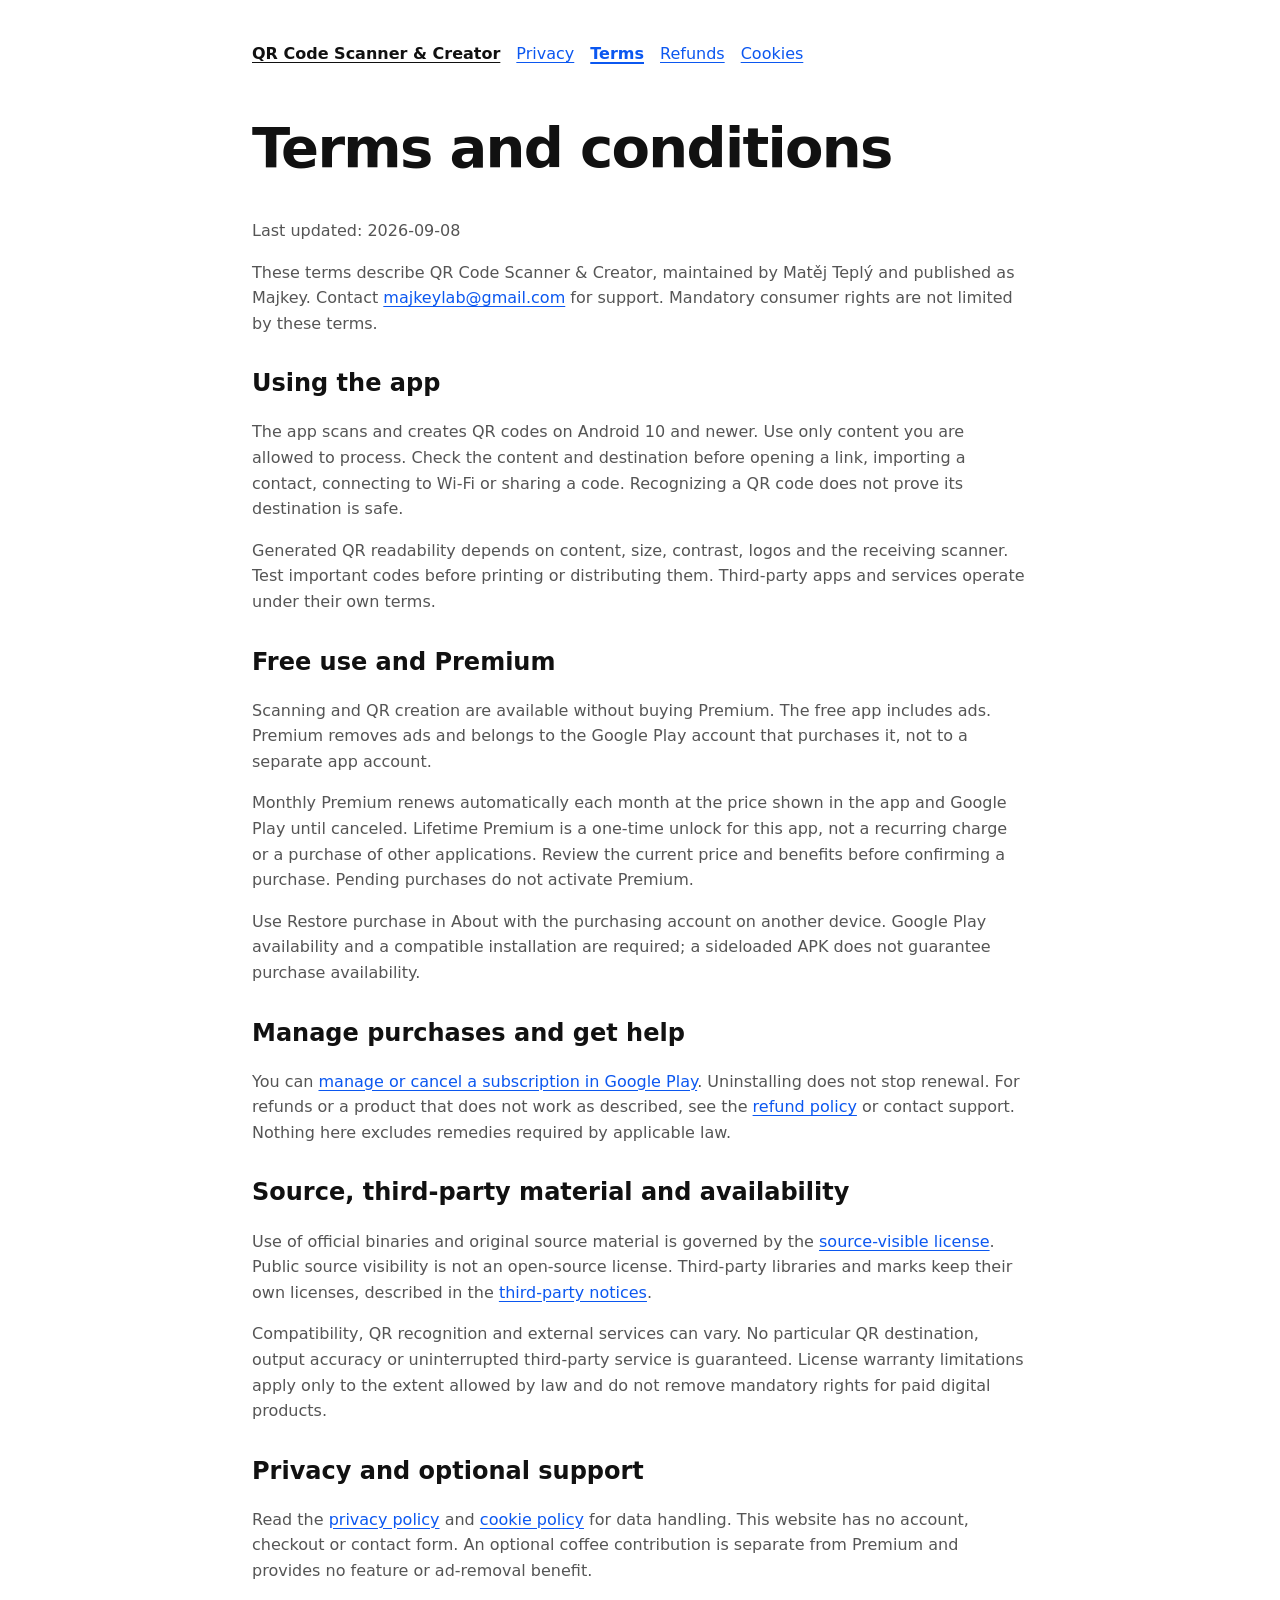
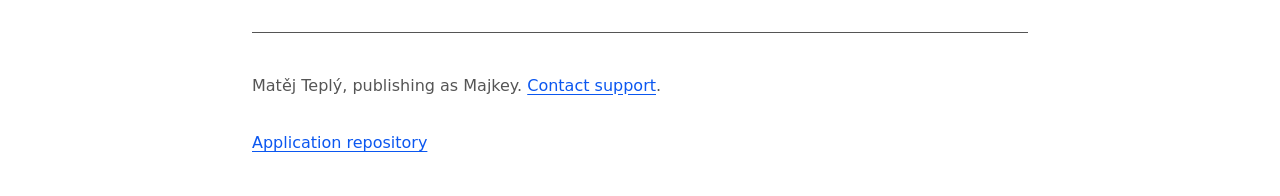
<file: docs/terms.html>
<!doctype html>
<html lang="en">
<head>
  <meta charset="utf-8">
  <meta name="viewport" content="width=device-width, initial-scale=1">
  <meta name="description" content="Terms and conditions for QR Code Scanner &amp; Creator.">
  <title>Terms and conditions | QR Code Scanner &amp; Creator</title>
  <link rel="stylesheet" href="site.css">
</head>
<body>
  <a class="skip-link" href="#main">Skip to content</a>
  <header class="site-header">
    <nav class="nav" aria-label="Primary navigation">
      <a class="brand" href="index.html">QR Code Scanner &amp; Creator</a>
      <div class="nav-links">
        <a href="privacy.html">Privacy</a>
        <a href="terms.html" aria-current="page">Terms</a>
        <a href="refunds.html">Refunds</a>
        <a href="cookies.html">Cookies</a>
      </div>
    </nav>
  </header>
  <main id="main" class="policy" tabindex="-1">
    <h1>Terms and conditions</h1>
    <p class="updated">Last updated: 2026-09-08</p>
    <p>These terms describe QR Code Scanner &amp; Creator, maintained by Matěj Teplý and published as Majkey. Contact <a href="mailto:majkeylab@gmail.com">majkeylab@gmail.com</a> for support. Mandatory consumer rights are not limited by these terms.</p>
    <h2>Using the app</h2>
    <p>The app scans and creates QR codes on Android 10 and newer. Use only content you are allowed to process. Check the content and destination before opening a link, importing a contact, connecting to Wi-Fi or sharing a code. Recognizing a QR code does not prove its destination is safe.</p>
    <p>Generated QR readability depends on content, size, contrast, logos and the receiving scanner. Test important codes before printing or distributing them. Third-party apps and services operate under their own terms.</p>
    <h2>Free use and Premium</h2>
    <p>Scanning and QR creation are available without buying Premium. The free app includes ads. Premium removes ads and belongs to the Google Play account that purchases it, not to a separate app account.</p>
    <p>Monthly Premium renews automatically each month at the price shown in the app and Google Play until canceled. Lifetime Premium is a one-time unlock for this app, not a recurring charge or a purchase of other applications. Review the current price and benefits before confirming a purchase. Pending purchases do not activate Premium.</p>
    <p>Use Restore purchase in About with the purchasing account on another device. Google Play availability and a compatible installation are required; a sideloaded APK does not guarantee purchase availability.</p>
    <h2>Manage purchases and get help</h2>
    <p>You can <a href="https://play.google.com/store/account/subscriptions">manage or cancel a subscription in Google Play</a>. Uninstalling does not stop renewal. For refunds or a product that does not work as described, see the <a href="refunds.html">refund policy</a> or contact support. Nothing here excludes remedies required by applicable law.</p>
    <h2>Source, third-party material and availability</h2>
    <p>Use of official binaries and original source material is governed by the <a href="https://github.com/Majkey25/QR-Code-Scanner-Creator/blob/main/LICENSE">source-visible license</a>. Public source visibility is not an open-source license. Third-party libraries and marks keep their own licenses, described in the <a href="https://github.com/Majkey25/QR-Code-Scanner-Creator/blob/main/THIRD_PARTY_NOTICES.md">third-party notices</a>.</p>
    <p>Compatibility, QR recognition and external services can vary. No particular QR destination, output accuracy or uninterrupted third-party service is guaranteed. License warranty limitations apply only to the extent allowed by law and do not remove mandatory rights for paid digital products.</p>
    <h2>Privacy and optional support</h2>
    <p>Read the <a href="privacy.html">privacy policy</a> and <a href="cookies.html">cookie policy</a> for data handling. This website has no account, checkout or contact form. An optional coffee contribution is separate from Premium and provides no feature or ad-removal benefit.</p>
  </main>
  <footer class="site-footer">
    <div class="container footer-inner">
      <p>Matěj Teplý, publishing as Majkey. <a href="mailto:majkeylab@gmail.com">Contact support</a>.</p>
      <a href="https://github.com/Majkey25/QR-Code-Scanner-Creator">Application repository</a>
    </div>
  </footer>
</body>
</html>
</file>
<file: docs/site.css>
:root {
  color-scheme: light dark;
  --background: #fff;
  --text: #111;
  --muted: #555;
  --link: #0b57f0;
  --button-text: #fff;
  font-family: system-ui, sans-serif;
  line-height: 1.6;
}
* { box-sizing: border-box; }
body { max-width: 824px; margin: auto; padding: 32px 24px; color: var(--text); background: var(--background); }
main { overflow-wrap: anywhere; }
h1 { font-size: clamp(2rem, 6vw, 3.5rem); line-height: 1.15; letter-spacing: -.03em; }
h2 { margin-top: 2rem; line-height: 1.3; }
p, .updated { color: var(--muted); }
a { color: var(--link); text-underline-offset: .2em; }
a:focus-visible { outline: 3px solid var(--text); outline-offset: 4px; }
.nav, .nav-links { display: flex; flex-wrap: wrap; align-items: center; gap: .25rem 1rem; }
.nav { margin-bottom: 2.5rem; }
.nav a { display: inline-flex; align-items: center; min-height: 44px; }
.nav a[aria-current="page"] { font-weight: 700; text-decoration-thickness: .15em; }
.brand { color: var(--text); font-weight: 700; }
.button { display: inline-flex; align-items: center; min-height: 44px; margin-top: 1rem; padding: 14px 18px; border-radius: 8px; background: var(--link); color: var(--button-text); text-decoration: none; font-weight: 700; }
.skip-link { position: absolute; top: -6rem; left: 1rem; z-index: 2; padding: .75rem 1rem; background: var(--background); }
.skip-link:focus { top: 1rem; }
.site-footer { margin-top: 3rem; padding-top: 1rem; border-top: 1px solid var(--muted); }
.site-footer a { display: inline-block; padding-block: .5rem; }
@media (prefers-color-scheme: dark) {
  :root { --background: #111318; --text: #f5f5f5; --muted: #bfc3ca; --link: #adc6ff; --button-text: #002e69; }
}
</file>
